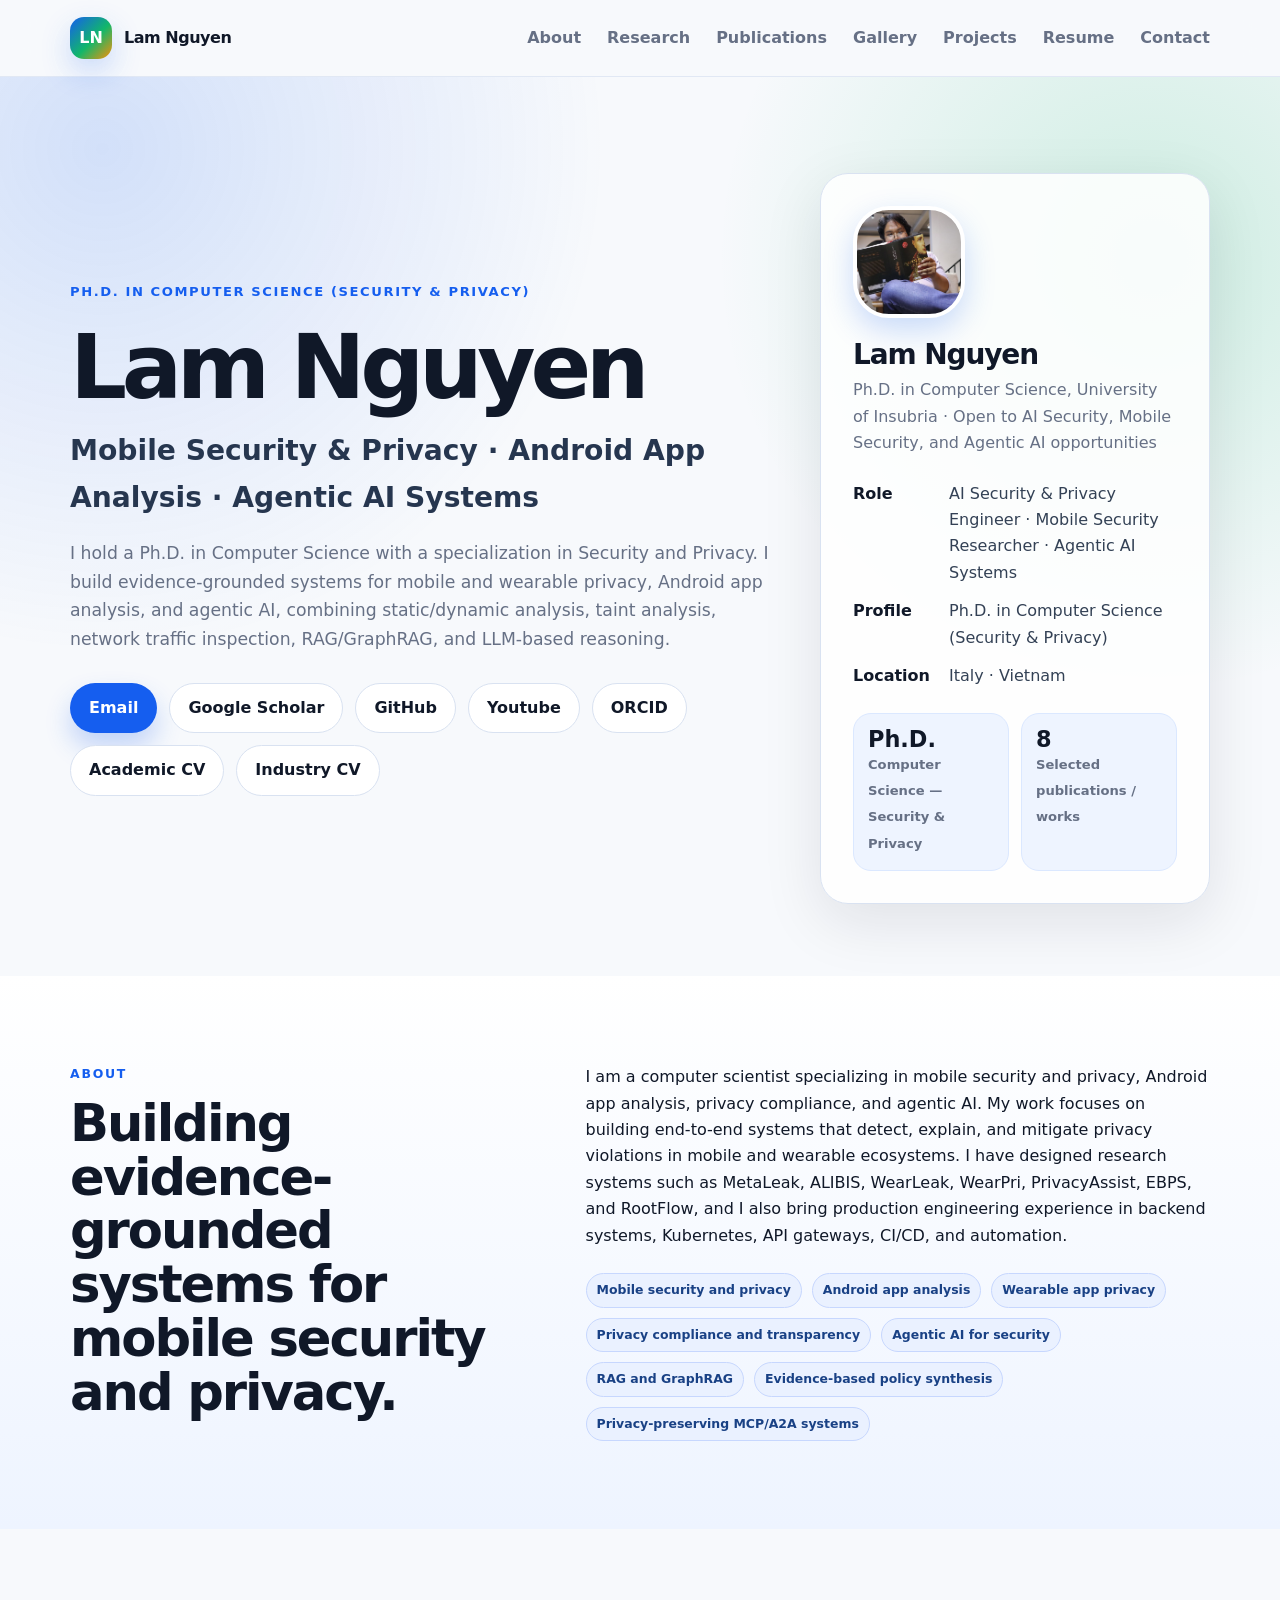
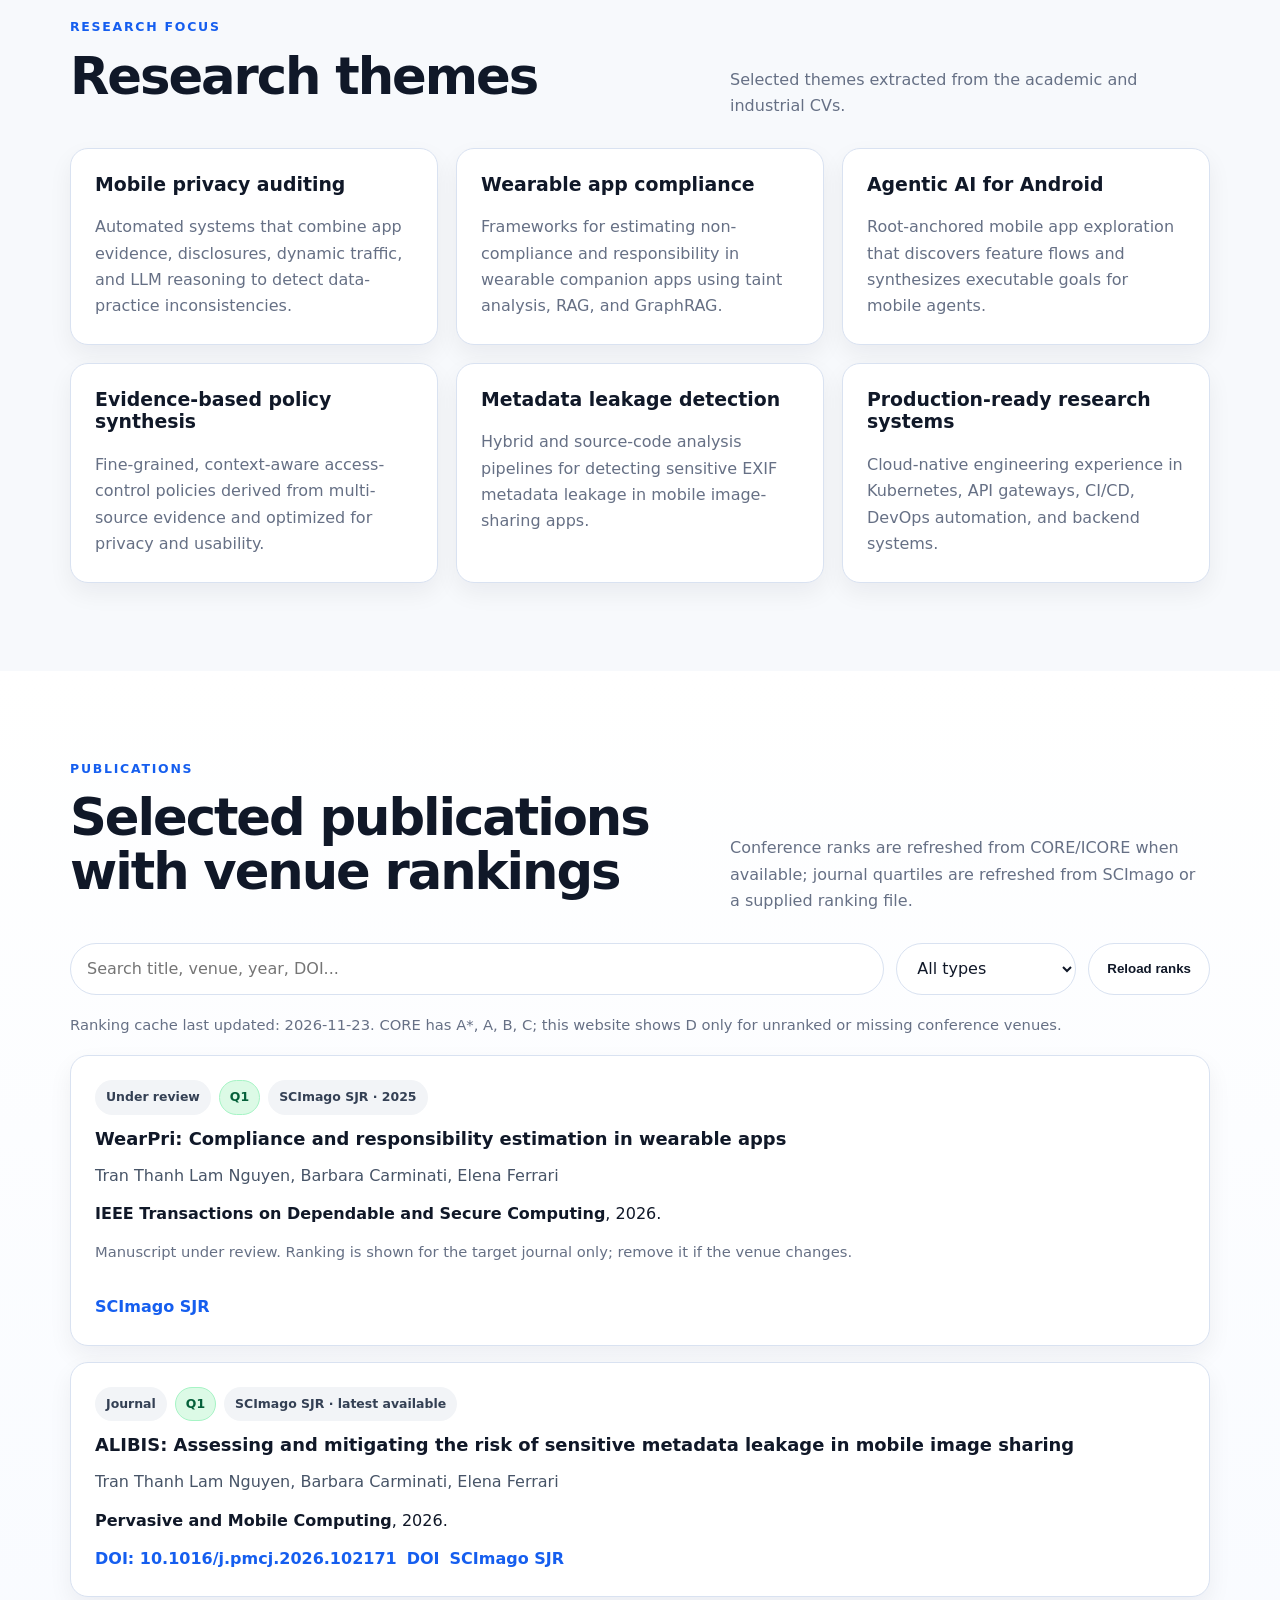
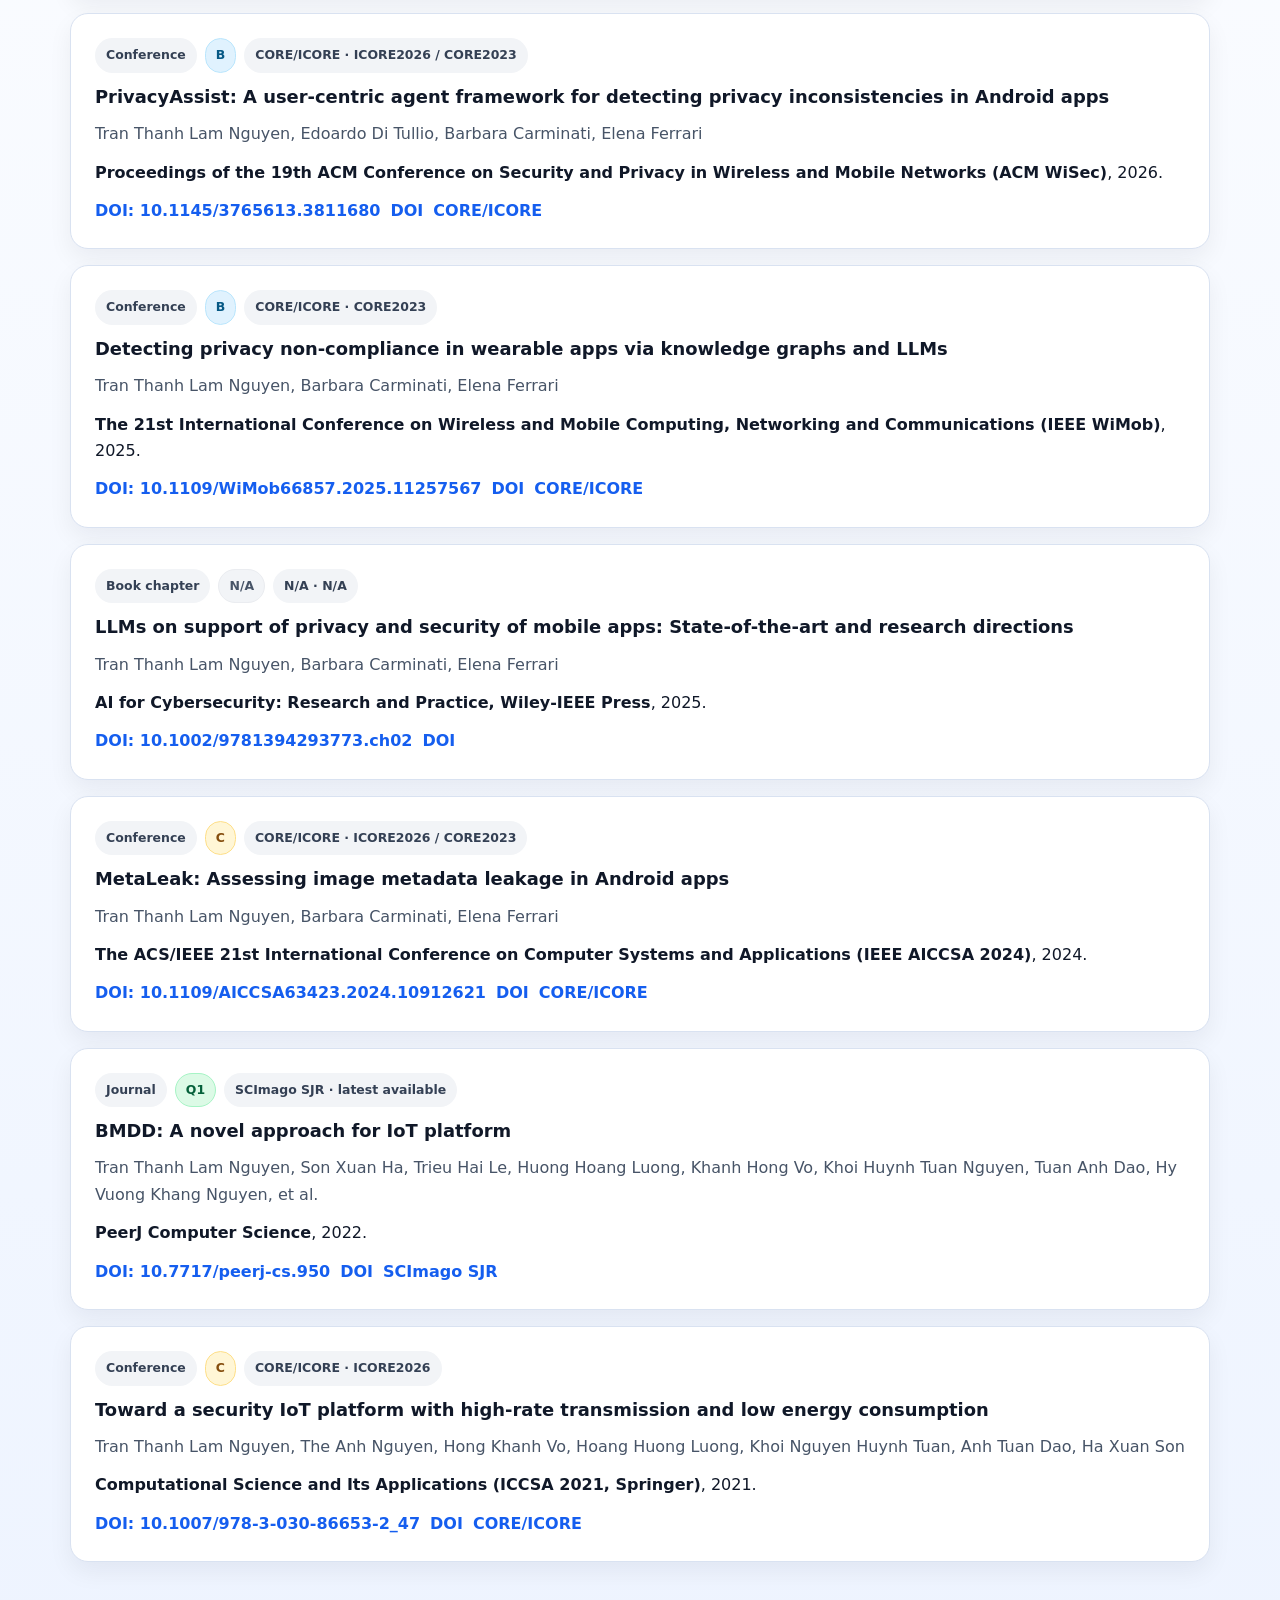
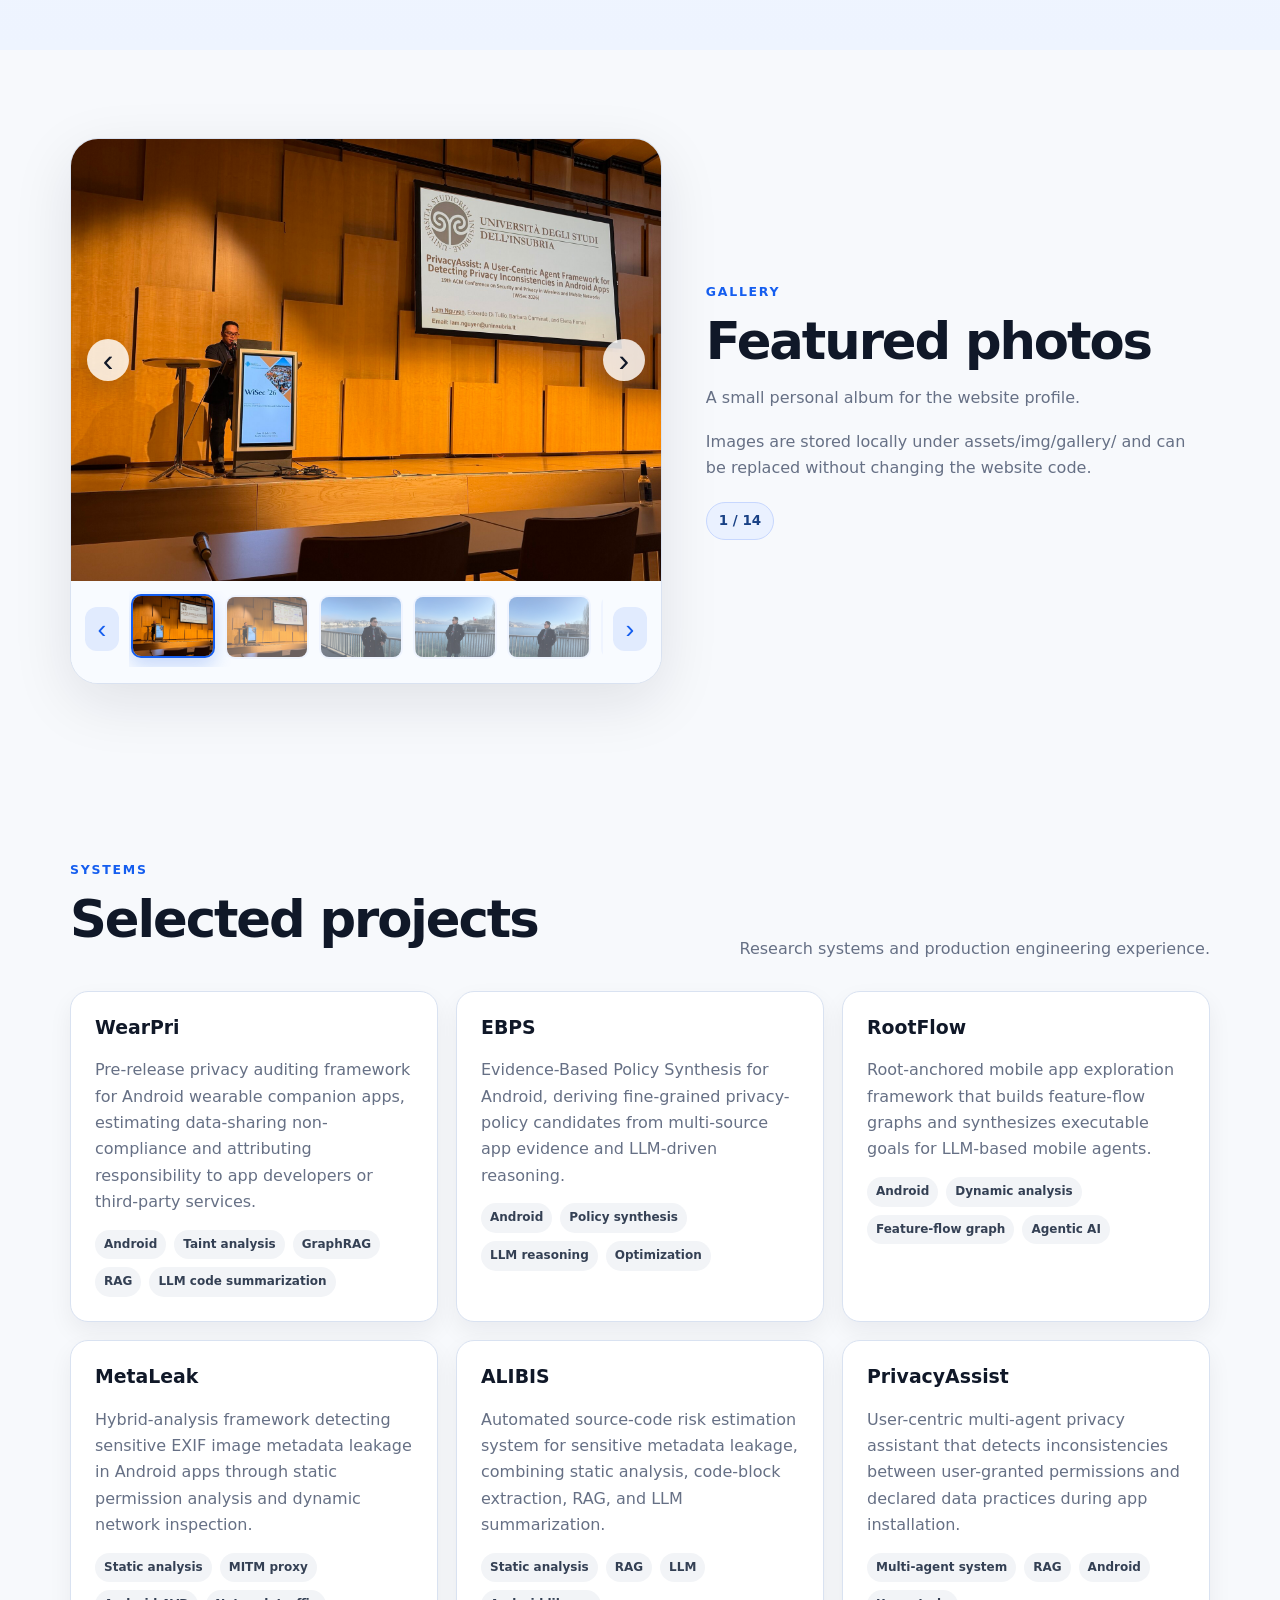
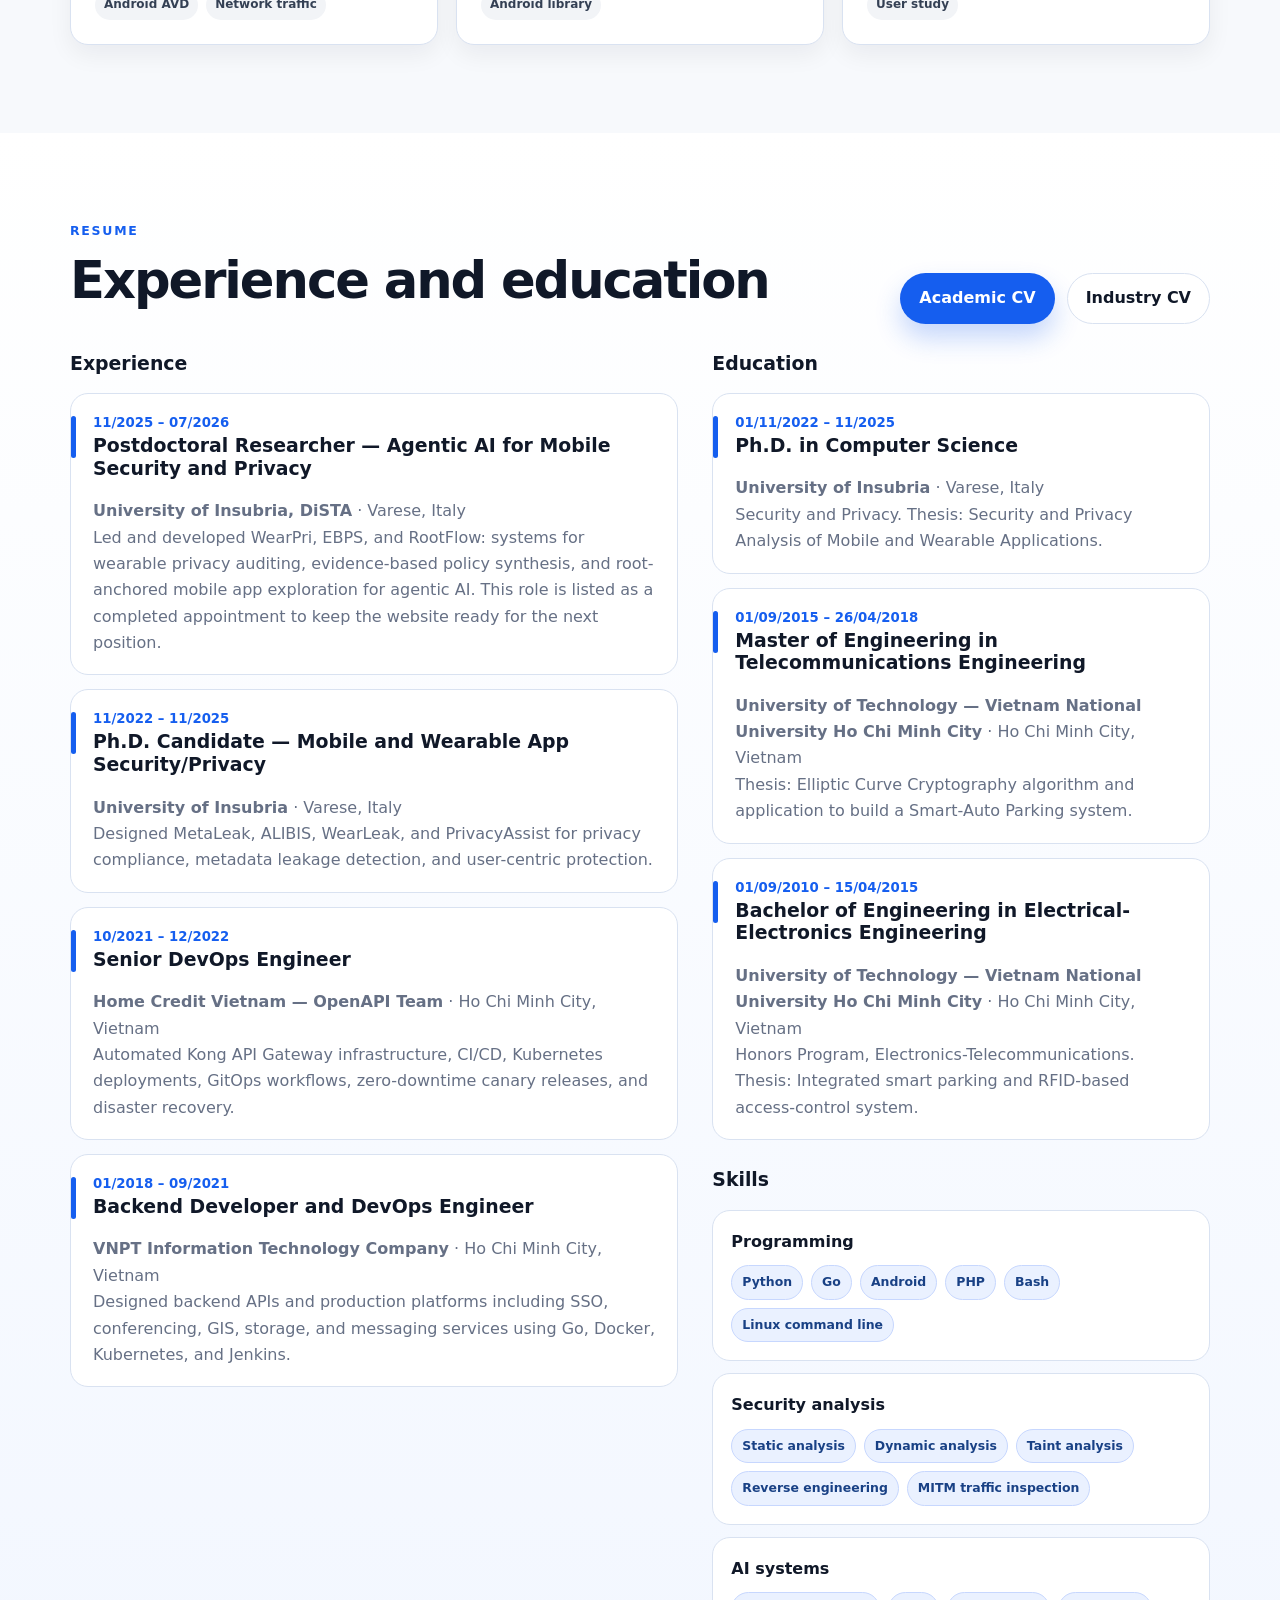
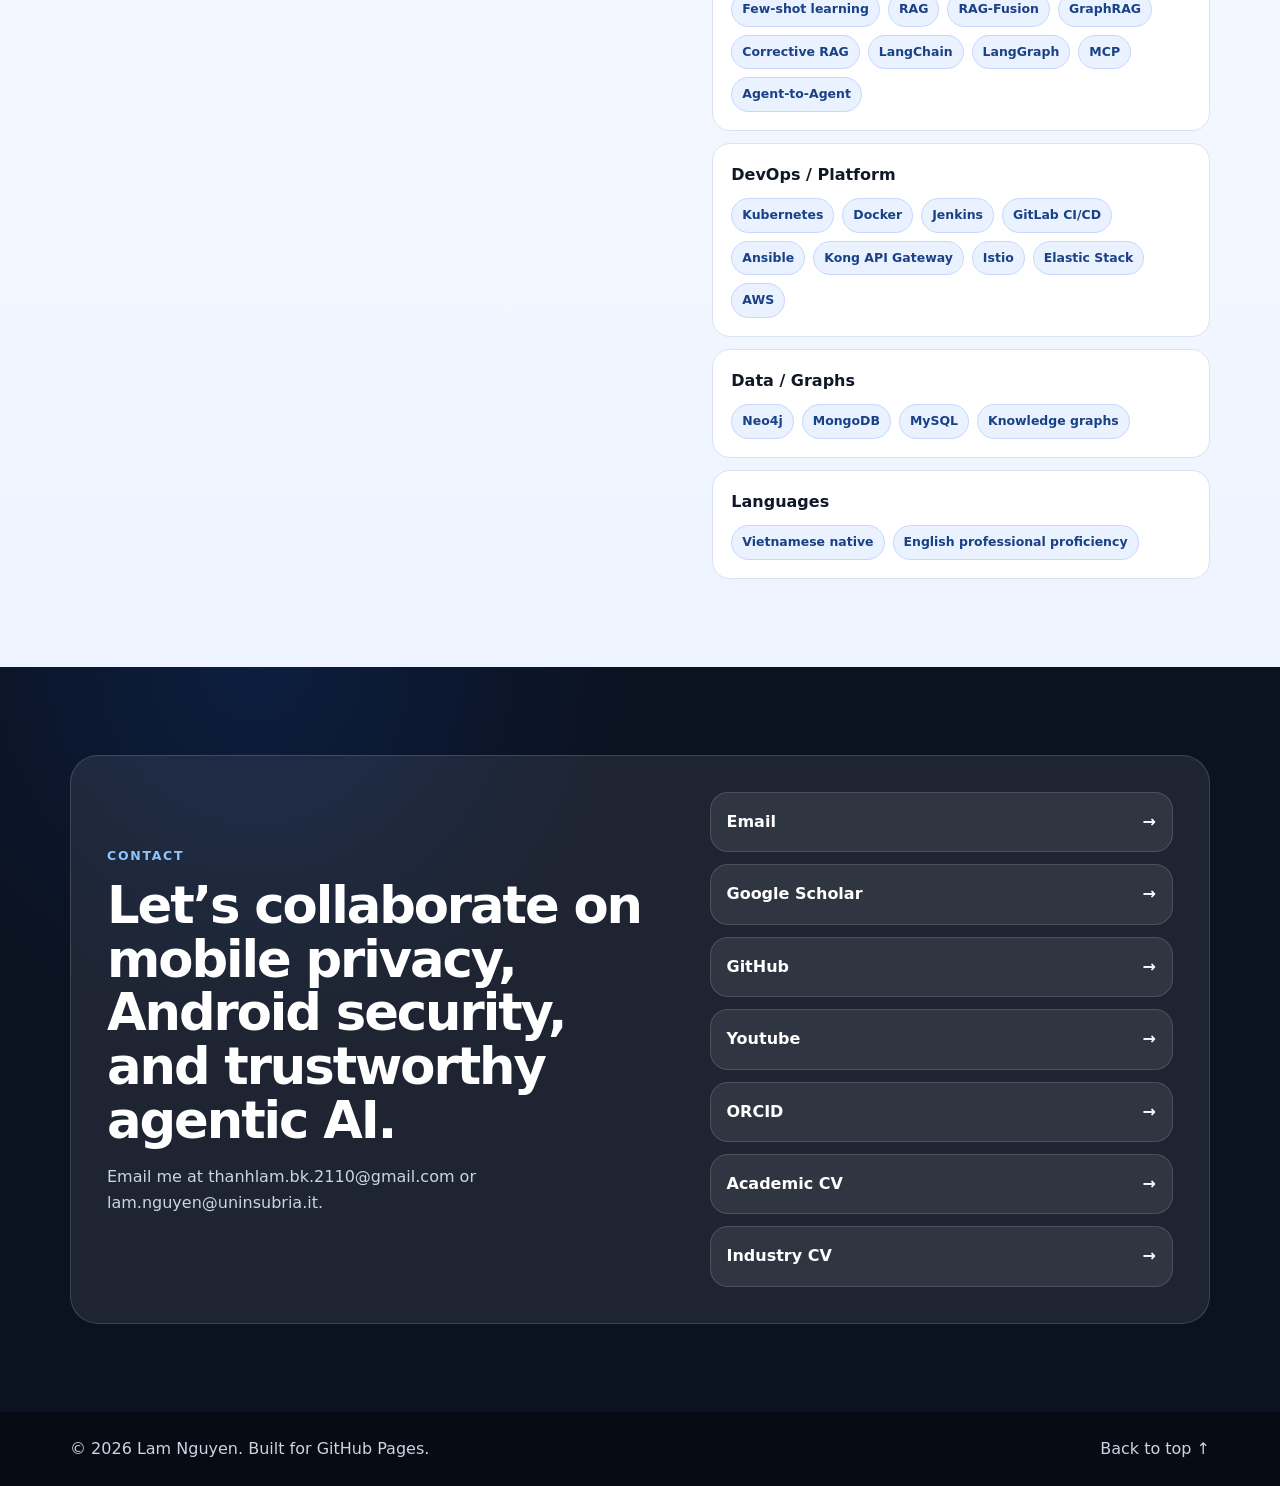
<file: index.html>
<!doctype html>
<html lang="en">
<head>
  <meta charset="utf-8" />
  <meta name="viewport" content="width=device-width, initial-scale=1" />
  <meta name="description" content="Lam Nguyen — Ph.D. in Computer Science specializing in security, privacy, mobile security, Android app analysis, and agentic AI." />
  <meta name="author" content="Lam Nguyen" />
  <meta property="og:title" content="Lam Nguyen — Mobile Security, Privacy & Agentic AI" />
  <meta property="og:description" content="Research portfolio, publications, projects, skills, CV, and live venue rankings." />
  <meta property="og:type" content="website" />
  <meta property="og:url" content="https://lamnguyentt92.github.io/" />
  <link rel="canonical" href="https://lamnguyentt92.github.io/" />
  <title>Lam Nguyen — Mobile Security, Privacy & Agentic AI</title>
  <link rel="stylesheet" href="assets/css/style.css" />
  <script type="application/ld+json" id="schema-person"></script>
</head>
<body>
  <a class="skip-link" href="#main">Skip to content</a>

  <header class="site-header" id="top">
    <nav class="nav container" aria-label="Main navigation">
      <a class="brand" href="#top" aria-label="Lam Nguyen home">
        <span class="brand-mark">LN</span>
        <span class="brand-text">Lam Nguyen</span>
      </a>
      <button class="nav-toggle" id="nav-toggle" aria-expanded="false" aria-controls="nav-links">☰</button>
      <div class="nav-links" id="nav-links">
        <a href="#about">About</a>
        <a href="#research">Research</a>
        <a href="#publications">Publications</a>
        <a href="#gallery">Gallery</a>
        <a href="#projects">Projects</a>
        <a href="#resume">Resume</a>
        <a href="#contact">Contact</a>
      </div>
    </nav>
  </header>

  <main id="main">
    <section class="hero section">
      <div class="container hero-grid">
        <div class="hero-copy">
          <p class="eyebrow" id="profile-kicker">Ph.D. in Computer Science</p>
          <h1 id="profile-name">Lam Nguyen</h1>
          <p class="hero-title" id="profile-title">Mobile Security & Privacy · Agentic AI · Android App Analysis</p>
          <p class="hero-summary" id="profile-summary"></p>
          <div class="hero-actions" id="profile-links"></div>
        </div>
        <aside class="profile-card" aria-label="Profile summary">
          <div class="avatar avatar-photo" id="profile-avatar" aria-hidden="true">LN</div>
          <h2 id="card-name">Lam Nguyen</h2>
          <p id="card-affiliation"></p>
          <div class="meta-list" id="profile-meta"></div>
          <div class="quick-metrics" id="quick-metrics"></div>
        </aside>
      </div>
    </section>

    <section id="about" class="section section-soft">
      <div class="container two-col">
        <div>
          <p class="section-label">About</p>
          <h2>Building evidence-grounded systems for mobile security and privacy.</h2>
        </div>
        <div>
          <p id="about-text"></p>
          <div class="tag-cloud" id="interest-tags"></div>
        </div>
      </div>
    </section>

    <section id="research" class="section">
      <div class="container">
        <div class="section-head">
          <div>
            <p class="section-label">Research focus</p>
            <h2>Research themes</h2>
          </div>
          <p class="section-note">Selected themes extracted from the academic and industrial CVs.</p>
        </div>
        <div class="card-grid" id="research-grid"></div>
      </div>
    </section>

    <section id="publications" class="section section-soft">
      <div class="container">
        <div class="section-head">
          <div>
            <p class="section-label">Publications</p>
            <h2>Selected publications with venue rankings</h2>
          </div>
          <p class="section-note">Conference ranks are refreshed from CORE/ICORE when available; journal quartiles are refreshed from SCImago or a supplied ranking file.</p>
        </div>

        <div class="toolbar" aria-label="Publication filters">
          <input id="pub-search" type="search" placeholder="Search title, venue, year, DOI..." aria-label="Search publications" />
          <select id="pub-filter" aria-label="Filter publications">
            <option value="all">All types</option>
            <option value="journal">Journals</option>
            <option value="conference">Conferences</option>
            <option value="book">Book chapters</option>
            <option value="under-review">Under review</option>
          </select>
          <button id="refresh-ranks" class="secondary-button" type="button">Reload ranks</button>
        </div>
        <div class="rank-note" id="rank-note"></div>
        <div class="publication-list" id="publication-list"></div>
      </div>
    </section>

    <section id="gallery" class="section">
      <div class="container">
        <div class="gallery-showcase" id="gallery-showcase" aria-label="Featured photo slideshow">
          <div class="gallery-stage-card">
            <div class="gallery-stage">
              <button class="gallery-nav gallery-nav-prev" id="gallery-prev" type="button" aria-label="Previous photo">‹</button>
              <img id="gallery-main-image" src="" alt="Featured photo" />
              <button class="gallery-nav gallery-nav-next" id="gallery-next" type="button" aria-label="Next photo">›</button>
            </div>
            <div class="gallery-caption" id="gallery-caption"></div>
            <div class="gallery-thumbs-wrap" aria-label="Photo thumbnails">
              <button class="gallery-thumb-scroll" id="gallery-thumb-prev" type="button" aria-label="Scroll thumbnails left">‹</button>
              <div class="gallery-thumbs" id="gallery-thumbs"></div>
              <button class="gallery-thumb-scroll" id="gallery-thumb-next" type="button" aria-label="Scroll thumbnails right">›</button>
            </div>
          </div>

          <div class="gallery-copy">
            <p class="section-label">Gallery</p>
            <h2 id="gallery-title">Featured photos</h2>
            <p class="section-note" id="gallery-subtitle">A small personal album for the website profile.</p>
            <p class="gallery-note" id="gallery-note"></p>
            <div class="gallery-counter" id="gallery-counter"></div>
          </div>
        </div>
      </div>
    </section>

    <section id="projects" class="section">
      <div class="container">
        <div class="section-head">
          <div>
            <p class="section-label">Systems</p>
            <h2>Selected projects</h2>
          </div>
          <p class="section-note">Research systems and production engineering experience.</p>
        </div>
        <div class="card-grid" id="project-grid"></div>
      </div>
    </section>

    <section id="resume" class="section section-soft">
      <div class="container">
        <div class="section-head">
          <div>
            <p class="section-label">Resume</p>
            <h2>Experience and education</h2>
          </div>
          <div class="hero-actions compact">
            <a class="primary-button" href="assets/docs/Lam_Nguyen_CV_Academic.pdf">Academic CV</a>
            <a class="secondary-button" href="assets/docs/Lam_Nguyen_CV_Industry.pdf">Industry CV</a>
          </div>
        </div>
        <div class="resume-grid">
          <div>
            <h3>Experience</h3>
            <div class="timeline" id="experience-timeline"></div>
          </div>
          <div>
            <h3>Education</h3>
            <div class="timeline" id="education-timeline"></div>
            <h3 class="skills-title">Skills</h3>
            <div class="skill-groups" id="skills"></div>
          </div>
        </div>
      </div>
    </section>

    <section id="contact" class="section contact-section">
      <div class="container contact-card">
        <div>
          <p class="section-label">Contact</p>
          <h2>Let’s collaborate on mobile privacy, Android security, and trustworthy agentic AI.</h2>
          <p id="contact-text"></p>
        </div>
        <div class="contact-links" id="contact-links"></div>
      </div>
    </section>
  </main>

  <footer class="site-footer">
    <div class="container footer-inner">
      <p>© <span id="year"></span> Lam Nguyen. Built for GitHub Pages.</p>
      <a href="#top">Back to top ↑</a>
    </div>
  </footer>

  <script src="assets/js/main.js"></script>
</body>
</html>
</file>
<file: assets/css/style.css>
:root {
  --bg: #f7f9fc;
  --surface: #ffffff;
  --surface-2: #eef4ff;
  --text: #101828;
  --muted: #667085;
  --line: #d9e2f1;
  --primary: #155eef;
  --primary-2: #0e3f9f;
  --accent: #12b76a;
  --warning: #f79009;
  --danger: #d92d20;
  --shadow: 0 18px 60px rgba(16, 24, 40, 0.10);
  --radius-lg: 28px;
  --radius-md: 18px;
  --radius-sm: 12px;
  --max: 1140px;
}

* { box-sizing: border-box; }
html { scroll-behavior: smooth; }
body {
  margin: 0;
  font-family: Inter, ui-sans-serif, system-ui, -apple-system, BlinkMacSystemFont, "Segoe UI", sans-serif;
  background: var(--bg);
  color: var(--text);
  line-height: 1.65;
}

a { color: inherit; text-decoration: none; }
a:hover { color: var(--primary); }
img { max-width: 100%; }
.container { width: min(var(--max), calc(100% - 40px)); margin: 0 auto; }
.section { padding: 88px 0; }
.section-soft { background: linear-gradient(180deg, #ffffff 0%, #eef4ff 100%); }
.section-label {
  margin: 0 0 12px;
  color: var(--primary);
  text-transform: uppercase;
  letter-spacing: .14em;
  font-weight: 800;
  font-size: .78rem;
}
h1, h2, h3, p { margin-top: 0; }
h1 { font-size: clamp(3rem, 7vw, 6.5rem); line-height: .95; letter-spacing: -0.06em; margin-bottom: 18px; }
h2 { font-size: clamp(2rem, 4vw, 3.35rem); line-height: 1.05; letter-spacing: -0.04em; margin-bottom: 16px; }
h3 { font-size: 1.18rem; line-height: 1.2; }

.skip-link {
  position: absolute;
  left: -999px;
  top: 8px;
  background: var(--primary);
  color: #fff;
  padding: 10px 12px;
  border-radius: 8px;
  z-index: 100;
}
.skip-link:focus { left: 8px; }

.site-header {
  position: sticky;
  top: 0;
  z-index: 20;
  background: rgba(247, 249, 252, 0.82);
  backdrop-filter: blur(18px);
  border-bottom: 1px solid rgba(217, 226, 241, 0.75);
}
.nav { display: flex; align-items: center; justify-content: space-between; height: 76px; }
.brand { display: flex; align-items: center; gap: 12px; font-weight: 900; }
.brand-mark, .avatar {
  display: grid;
  place-items: center;
  color: #fff;
  background: linear-gradient(135deg, #155eef, #12b76a 55%, #f79009);
  box-shadow: 0 12px 30px rgba(21, 94, 239, .22);
}
.brand-mark { width: 42px; height: 42px; border-radius: 14px; }
.brand-text { letter-spacing: -0.03em; }
.nav-links { display: flex; align-items: center; gap: 26px; color: var(--muted); font-weight: 700; }
.nav-toggle { display: none; border: 0; background: var(--surface); border-radius: 12px; padding: 8px 11px; font-size: 1.2rem; box-shadow: var(--shadow); }

.hero { padding: 96px 0 72px; background: radial-gradient(circle at 8% 8%, rgba(21,94,239,.16), transparent 35%), radial-gradient(circle at 90% 20%, rgba(18,183,106,.18), transparent 32%); }
.hero-grid { display: grid; grid-template-columns: minmax(0, 1.45fr) 390px; gap: 42px; align-items: center; }
.eyebrow { color: var(--primary); font-weight: 900; letter-spacing: .12em; text-transform: uppercase; font-size: .82rem; margin-bottom: 22px; }
.hero-title { font-size: clamp(1.25rem, 2.2vw, 2rem); color: #26364f; font-weight: 800; max-width: 840px; margin-bottom: 18px; }
.hero-summary { color: var(--muted); font-size: 1.08rem; max-width: 850px; }
.hero-actions { display: flex; flex-wrap: wrap; gap: 12px; margin-top: 30px; }
.hero-actions.compact { margin-top: 0; justify-content: flex-end; }
.primary-button, .secondary-button {
  display: inline-flex;
  align-items: center;
  justify-content: center;
  gap: 8px;
  border-radius: 999px;
  padding: 11px 18px;
  font-weight: 850;
  border: 1px solid transparent;
  cursor: pointer;
  transition: transform .15s ease, box-shadow .15s ease;
}
.primary-button { background: var(--primary); color: #fff; box-shadow: 0 14px 26px rgba(21, 94, 239, .24); }
.primary-button:hover { color: #fff; background: var(--primary-2); transform: translateY(-1px); }
.secondary-button { background: var(--surface); color: var(--text); border-color: var(--line); }
.secondary-button:hover { transform: translateY(-1px); box-shadow: 0 10px 20px rgba(16, 24, 40, .08); }

.profile-card {
  background: rgba(255,255,255,.86);
  border: 1px solid var(--line);
  border-radius: var(--radius-lg);
  box-shadow: var(--shadow);
  padding: 32px;
}
.avatar { width: 112px; height: 112px; border-radius: 36px; font-size: 2.25rem; font-weight: 950; margin-bottom: 22px; }
.avatar-photo { border: 4px solid #fff; overflow: hidden; background-color: #eaf1ff; }
.profile-card h2 { font-size: 1.75rem; margin-bottom: 8px; }
.profile-card p { color: var(--muted); }
.meta-list { display: grid; gap: 12px; margin: 24px 0; }
.meta-item { display: grid; grid-template-columns: 86px 1fr; gap: 10px; color: #334155; }
.meta-item strong { color: var(--text); }
.quick-metrics { display: grid; grid-template-columns: repeat(2, minmax(0, 1fr)); gap: 12px; }
.metric { background: var(--surface-2); border-radius: 18px; padding: 14px; border: 1px solid #dbe8ff; }
.metric strong { display: block; font-size: 1.4rem; line-height: 1; }
.metric span { color: var(--muted); font-size: .82rem; font-weight: 700; }

.two-col { display: grid; grid-template-columns: 0.85fr 1.15fr; gap: 54px; align-items: start; }
.tag-cloud { display: flex; flex-wrap: wrap; gap: 10px; margin-top: 24px; }
.tag, .rank-badge, .type-badge {
  display: inline-flex;
  align-items: center;
  border-radius: 999px;
  padding: 6px 10px;
  font-size: .78rem;
  font-weight: 850;
  border: 1px solid transparent;
}
.tag { background: #eaf1ff; color: #194185; border-color: #c7d7fe; }
.section-head { display: flex; justify-content: space-between; gap: 28px; align-items: end; margin-bottom: 28px; }
.section-note { max-width: 480px; color: var(--muted); margin: 0; }
.card-grid { display: grid; grid-template-columns: repeat(3, minmax(0, 1fr)); gap: 18px; }
.info-card, .project-card, .publication-card {
  background: var(--surface);
  border: 1px solid var(--line);
  border-radius: var(--radius-md);
  padding: 24px;
  box-shadow: 0 10px 24px rgba(16, 24, 40, .06);
}
.info-card p, .project-card p { color: var(--muted); margin-bottom: 0; }
.project-card .stack { margin-top: 14px; display: flex; flex-wrap: wrap; gap: 8px; }
.stack span { font-size: .75rem; font-weight: 800; padding: 5px 9px; border-radius: 999px; background: #f2f4f7; color: #344054; }


.gallery-showcase {
  display: grid;
  grid-template-columns: minmax(0, 1.08fr) minmax(320px, .92fr);
  gap: 44px;
  align-items: center;
}
.gallery-stage-card {
  overflow: hidden;
  border-radius: 28px;
  background: var(--surface);
  border: 1px solid var(--line);
  box-shadow: var(--shadow);
}
.gallery-stage {
  position: relative;
  overflow: hidden;
  background: #0b1220;
  aspect-ratio: 4 / 3;
}
.gallery-stage img {
  width: 100%;
  height: 100%;
  object-fit: cover;
  display: block;
}
.gallery-nav {
  position: absolute;
  top: 50%;
  transform: translateY(-50%);
  z-index: 2;
  width: 42px;
  height: 42px;
  border: 0;
  border-radius: 999px;
  display: grid;
  place-items: center;
  background: rgba(255, 255, 255, .82);
  color: #101828;
  box-shadow: 0 10px 26px rgba(16, 24, 40, .22);
  font-size: 2rem;
  line-height: 1;
  cursor: pointer;
  transition: transform .16s ease, background .16s ease;
}
.gallery-nav:hover { background: #fff; transform: translateY(-50%) scale(1.04); }
.gallery-nav-prev { left: 16px; }
.gallery-nav-next { right: 16px; }
.gallery-caption {
  min-height: 38px;
  padding: 10px 18px 0;
  color: var(--muted);
  font-size: .92rem;
}
.gallery-caption:empty { display: none; }
.gallery-thumbs-wrap {
  display: grid;
  grid-template-columns: 34px 1fr 34px;
  gap: 10px;
  align-items: center;
  padding: 10px 14px 16px;
  background: #f8fbff;
}
.gallery-thumbs {
  display: flex;
  gap: 10px;
  overflow-x: auto;
  scroll-behavior: smooth;
  scrollbar-width: thin;
  padding: 4px 2px 8px;
}
.gallery-thumb {
  flex: 0 0 84px;
  height: 64px;
  padding: 0;
  border: 2px solid transparent;
  border-radius: 10px;
  overflow: hidden;
  background: #eaf1ff;
  opacity: .62;
  cursor: pointer;
  transition: opacity .16s ease, transform .16s ease, border-color .16s ease, box-shadow .16s ease;
}
.gallery-thumb img {
  width: 100%;
  height: 100%;
  object-fit: cover;
  display: block;
}
.gallery-thumb:hover,
.gallery-thumb.active {
  opacity: 1;
  transform: translateY(-1px);
  border-color: var(--primary);
  box-shadow: 0 8px 18px rgba(21, 94, 239, .22);
}
.gallery-thumb-scroll {
  width: 34px;
  height: 44px;
  border: 0;
  border-radius: 12px;
  display: grid;
  place-items: center;
  background: rgba(21, 94, 239, .10);
  color: var(--primary);
  font-size: 1.65rem;
  line-height: 1;
  cursor: pointer;
}
.gallery-thumb-scroll:hover { background: rgba(21, 94, 239, .16); }
.gallery-copy {
  min-width: 0;
}
.gallery-copy .section-note {
  margin-bottom: 18px;
  max-width: 620px;
}
.gallery-note {
  color: var(--muted);
  margin-bottom: 20px;
  max-width: 620px;
}
.gallery-counter {
  display: inline-flex;
  align-items: center;
  border-radius: 999px;
  padding: 7px 12px;
  background: #eaf1ff;
  border: 1px solid #c7d7fe;
  color: #194185;
  font-weight: 900;
  font-size: .84rem;
}

.toolbar { display: grid; grid-template-columns: 1fr 180px auto; gap: 12px; margin-bottom: 18px; }
.toolbar input, .toolbar select {
  width: 100%;
  border: 1px solid var(--line);
  border-radius: 999px;
  padding: 12px 16px;
  font: inherit;
  background: var(--surface);
  color: var(--text);
}
.rank-note { color: var(--muted); font-size: .92rem; margin-bottom: 18px; }
.publication-list { display: grid; gap: 16px; }
.publication-card { display: grid; gap: 12px; }
.publication-title { font-size: 1.12rem; font-weight: 900; line-height: 1.35; }
.publication-authors { color: #475467; }
.publication-meta { display: flex; flex-wrap: wrap; align-items: center; gap: 8px; }
.type-badge { background: #f2f4f7; color: #344054; }
.rank-badge.rank-a-star, .rank-badge.rank-a, .rank-badge.rank-q1 { background: #dcfae6; color: #05603a; border-color: #a6f4c5; }
.rank-badge.rank-b, .rank-badge.rank-q2 { background: #e0f2fe; color: #075985; border-color: #bae6fd; }
.rank-badge.rank-c, .rank-badge.rank-q3 { background: #fff6d6; color: #854d0e; border-color: #fedf89; }
.rank-badge.rank-d, .rank-badge.rank-q4, .rank-badge.rank-unranked { background: #fee4e2; color: #912018; border-color: #fecdca; }
.rank-badge.rank-na { background: #f2f4f7; color: #475467; border-color: #eaecf0; }
.publication-links { display: flex; flex-wrap: wrap; gap: 10px; }
.publication-links a { color: var(--primary); font-weight: 850; }

.resume-grid { display: grid; grid-template-columns: 1.1fr .9fr; gap: 34px; }
.timeline { display: grid; gap: 14px; }
.timeline-item { position: relative; background: var(--surface); border: 1px solid var(--line); border-radius: var(--radius-md); padding: 18px 18px 18px 22px; }
.timeline-item:before { content: ""; position: absolute; left: 0; top: 22px; width: 5px; height: 42px; border-radius: 999px; background: var(--primary); }
.timeline-item .period { color: var(--primary); font-weight: 900; font-size: .83rem; }
.timeline-item p { color: var(--muted); margin-bottom: 0; }
.skills-title { margin-top: 28px; }
.skill-groups { display: grid; gap: 12px; }
.skill-group { background: var(--surface); border: 1px solid var(--line); border-radius: var(--radius-md); padding: 18px; }
.skill-group strong { display: block; margin-bottom: 10px; }
.skill-group div { display: flex; flex-wrap: wrap; gap: 8px; }

.contact-section { background: radial-gradient(circle at 20% 0%, rgba(21,94,239,.15), transparent 30%), #0b1220; color: #fff; }
.contact-section .section-label { color: #8ec5ff; }
.contact-card { display: grid; grid-template-columns: 1.1fr .9fr; gap: 36px; align-items: center; background: rgba(255,255,255,.08); border: 1px solid rgba(255,255,255,.15); border-radius: var(--radius-lg); padding: 36px; }
.contact-card p { color: #cbd5e1; }
.contact-links { display: grid; gap: 12px; }
.contact-links a { display: flex; justify-content: space-between; gap: 10px; background: rgba(255,255,255,.08); border: 1px solid rgba(255,255,255,.14); border-radius: 18px; padding: 16px; font-weight: 850; }
.contact-links a:hover { color: #fff; background: rgba(255,255,255,.13); }

.site-footer { background: #060b14; color: #cbd5e1; padding: 24px 0; }
.footer-inner { display: flex; justify-content: space-between; gap: 18px; align-items: center; }
.footer-inner p { margin: 0; }

@media (max-width: 920px) {
  .nav-toggle { display: inline-flex; }
  .nav-links { position: absolute; inset: 76px 20px auto 20px; background: var(--surface); border: 1px solid var(--line); border-radius: 20px; box-shadow: var(--shadow); padding: 16px; display: none; flex-direction: column; align-items: flex-start; }
  .nav-links.open { display: flex; }
  .hero-grid, .two-col, .resume-grid, .contact-card, .gallery-showcase { grid-template-columns: 1fr; }
  .profile-card { order: -1; }
  .card-grid { grid-template-columns: repeat(2, minmax(0, 1fr)); }
  .section-head { align-items: flex-start; flex-direction: column; }
  .hero-actions.compact { justify-content: flex-start; }
}

@media (max-width: 640px) {
  .container { width: min(var(--max), calc(100% - 28px)); }
  .section { padding: 64px 0; }
  .hero { padding-top: 64px; }
  .card-grid, .toolbar { grid-template-columns: 1fr; }
  .gallery-stage { aspect-ratio: 3 / 2; }
  .gallery-nav { width: 36px; height: 36px; font-size: 1.65rem; }
  .gallery-thumb { flex-basis: 72px; height: 56px; }
  .gallery-thumbs-wrap { grid-template-columns: 30px 1fr 30px; padding-inline: 10px; }
  .meta-item { grid-template-columns: 1fr; gap: 2px; }
  .quick-metrics { grid-template-columns: 1fr; }
  .footer-inner { flex-direction: column; align-items: flex-start; }
}
</file>
